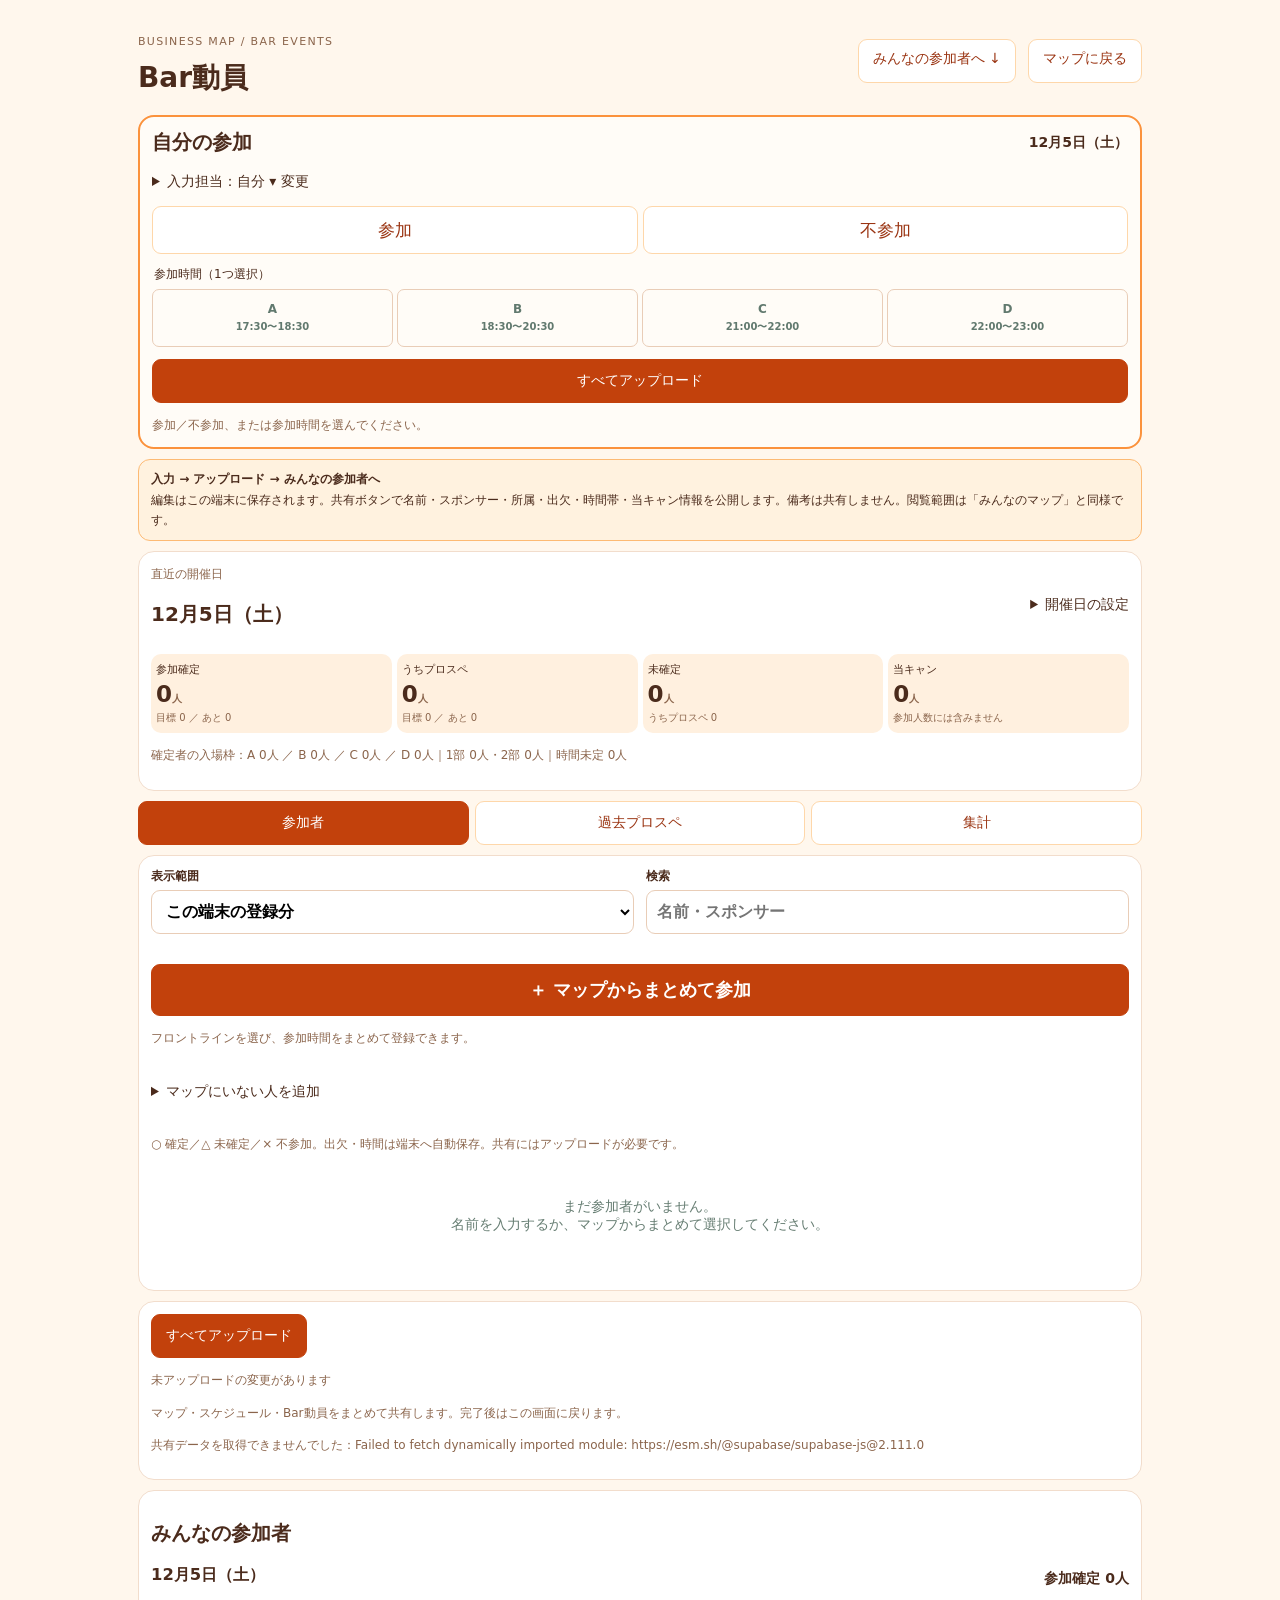
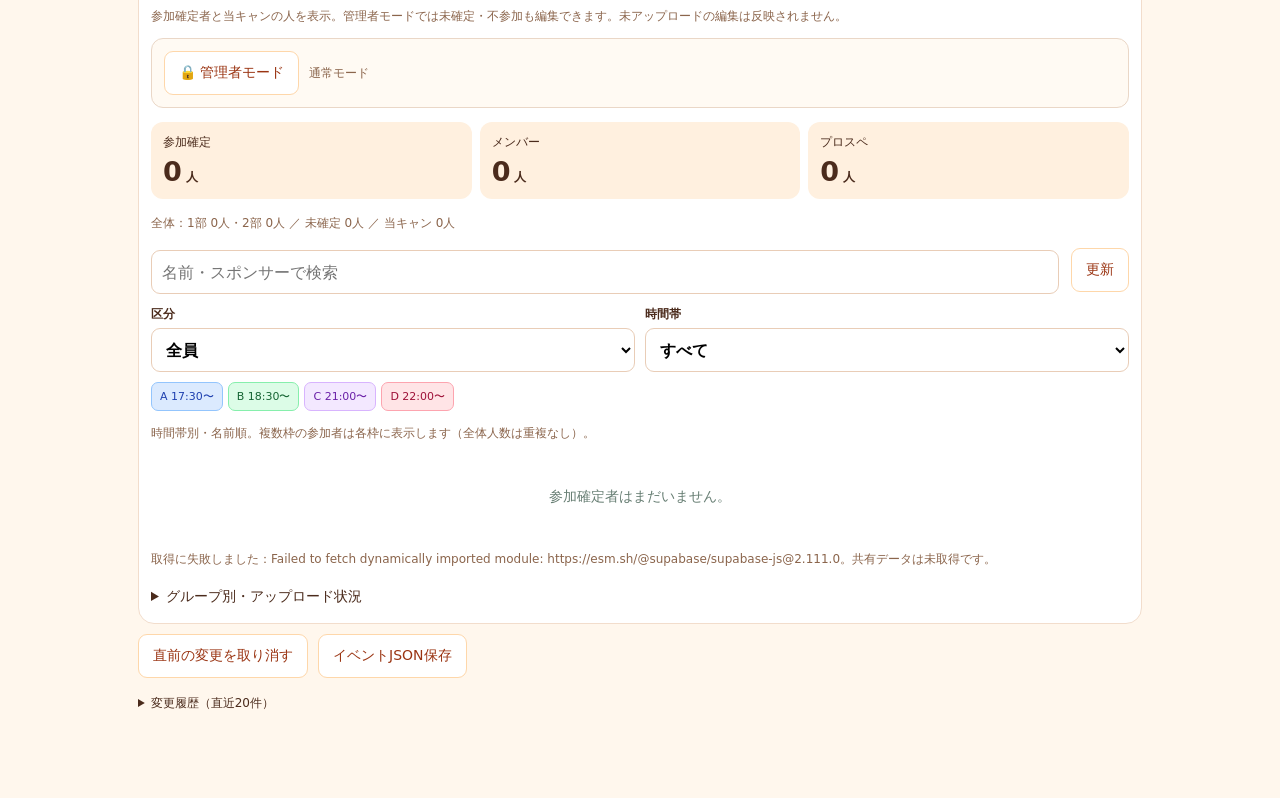
<file: business-map/bar-events/index.html>
<!doctype html><html lang="ja"><head><meta charset="utf-8"><meta name="viewport" content="width=device-width,initial-scale=1"><title>Bar動員｜Business Map</title><link rel="stylesheet" href="style.css?v=1.152"><script src="../supabase-config.js?v=1.80" defer></script><script src="model.js?v=1.152" defer></script><script src="cloud.js?v=1.158" defer></script><script src="app.js?v=1.159" defer></script><script src="attendees.js?v=1.152" defer></script></head>
<body><main>
 <header><div><p class="eyebrow">BUSINESS MAP / BAR EVENTS</p><h1>Bar動員</h1></div><div class="row"><a class="button" href="#communityParticipants">みんなの参加者へ ↓</a><a class="button" href="../index.html">マップに戻る</a></div></header>
 <section class="panel self-panel" id="selfAttendance"><div class="row"><h2 class="grow">自分の参加</h2><strong id="selfDate"></strong></div>
 <details class="panel" id="identityPanel"><summary id="ownerState">入力担当者を設定（閲覧だけなら不要）</summary><div class="identity"><label>自分（担当者）<input id="owner" list="ownerNames" placeholder="初回だけ自分の名前を設定"><datalist id="ownerNames"></datalist></label><button id="remember">この名前で使う</button></div></details>
<div id="selfControls"></div><button id="selfUpload" class="primary">すべてアップロード</button><p class="muted" id="selfSaveState" role="status"></p></section>
 <aside class="notice"><strong>入力 → アップロード → みんなの参加者へ</strong><br>編集はこの端末に保存されます。共有ボタンで名前・スポンサー・所属・出欠・時間帯・当キャン情報を公開します。備考は共有しません。閲覧範囲は「みんなのマップ」と同様です。</aside>
 <section class="panel"><div class="row"><div class="grow"><span class="muted">直近の開催日</span><h2 id="eventDate"></h2></div><details><summary>開催日の設定</summary><button id="newEvent">開催日を登録</button></details></div><div id="totals" class="stats"></div><p id="times" class="muted"></p></section>
 <nav aria-label="表示切り替え"><button data-tab="list" aria-pressed="true">参加者</button><button data-tab="past">過去プロスペ</button><button data-tab="summary">集計</button></nav>
 <section class="panel"><div class="row"><label class="grow">表示範囲<select id="scope"><option value="all">この端末の登録分</option><option value="mine">自分の担当だけ</option></select></label><label class="grow">検索<input id="search" type="search" placeholder="名前・スポンサー"></label></div><div id="actions"><button id="fromMap" class="primary map-main-action">＋ マップからまとめて参加</button><p class="muted">フロントラインを選び、参加時間をまとめて登録できます。</p><details class="manual-add"><summary>マップにいない人を追加</summary><form id="quickAdd" class="row quick-add"><input class="grow" id="quickName" aria-label="追加する名前" placeholder="名前を入力 → Enterで追加" maxlength="80" required><select id="quickKind" aria-label="参加者区分"><option value="prospect">プロスペ</option><option value="member">メンバー</option></select><button class="primary" type="submit">＋追加</button></form><p class="muted" id="quickHint"></p><div class="row"><button id="manual">スポンサーを指定して追加</button></div></details></div><p class="muted">○ 確定／△ 未確定／× 不参加。出欠・時間は端末へ自動保存。共有にはアップロードが必要です。</p><div id="content"></div></section>
 <section class="panel"><button id="uploadBar" class="primary">すべてアップロード</button><p id="uploadState" role="status" class="muted"></p><p class="muted">マップ・スケジュール・Bar動員をまとめて共有します。完了後はこの画面に戻ります。</p><button id="refreshShared" hidden>共有データを更新</button><p id="sharedState" role="status" class="muted">共有データを読み込み中…</p></section>
 <section class="panel" id="communityParticipants" data-integrated="true"><h2>みんなの参加者</h2><div class="view-heading"><h3 id="viewDate">読み込み中</h3><b id="viewCount"></b></div><p class="muted">参加確定者と当キャンの人を表示。管理者モードでは未確定・不参加も編集できます。未アップロードの編集は反映されません。</p><div id="cloudSummary"></div><div class="row"><input class="grow" id="viewSearch" type="search" aria-label="全参加者の名前・スポンサーで検索" placeholder="名前・スポンサーで検索"><button id="viewRefresh">更新</button></div><div class="attendee-filters"><label>区分<select id="viewKind"><option value="all">全員</option><option value="member">メンバー</option><option value="prospect">プロスペ</option></select></label><label>時間帯<select id="viewSlot"><option value="all">すべて</option><option value="A">A 17:30〜18:30</option><option value="B">B 18:30〜20:30</option><option value="C">C 21:00〜22:00</option><option value="D">D 22:00〜23:00</option><option value="unset">時間未定</option></select></label></div><div class="slot-legend" aria-label="時間帯の色"><span class="slot-badge slot-A">A 17:30〜</span><span class="slot-badge slot-B">B 18:30〜</span><span class="slot-badge slot-C">C 21:00〜</span><span class="slot-badge slot-D">D 22:00〜</span></div><p class="muted">時間帯別・名前順。複数枠の参加者は各枠に表示します（全体人数は重複なし）。</p><div id="viewRows"></div><p id="viewStatus" role="status"></p><details><summary>グループ別・アップロード状況</summary><div id="groupSummary"></div><ul id="uploadList"></ul></details></section>
 <footer><button id="undo">直前の変更を取り消す</button><button id="backup">イベントJSON保存</button><details><summary>変更履歴（直近20件）</summary><ol id="history"></ol></details></footer>
 <p id="message" role="status" aria-live="polite"></p>
 <dialog id="dialog"><form id="form"><div class="row"><h2 id="dialogTitle" class="grow"></h2><button type="button" id="close" aria-label="閉じる">✕</button></div><div id="fields"></div><button class="primary" type="submit">保存</button></form></dialog>
</main></body></html>
</file>
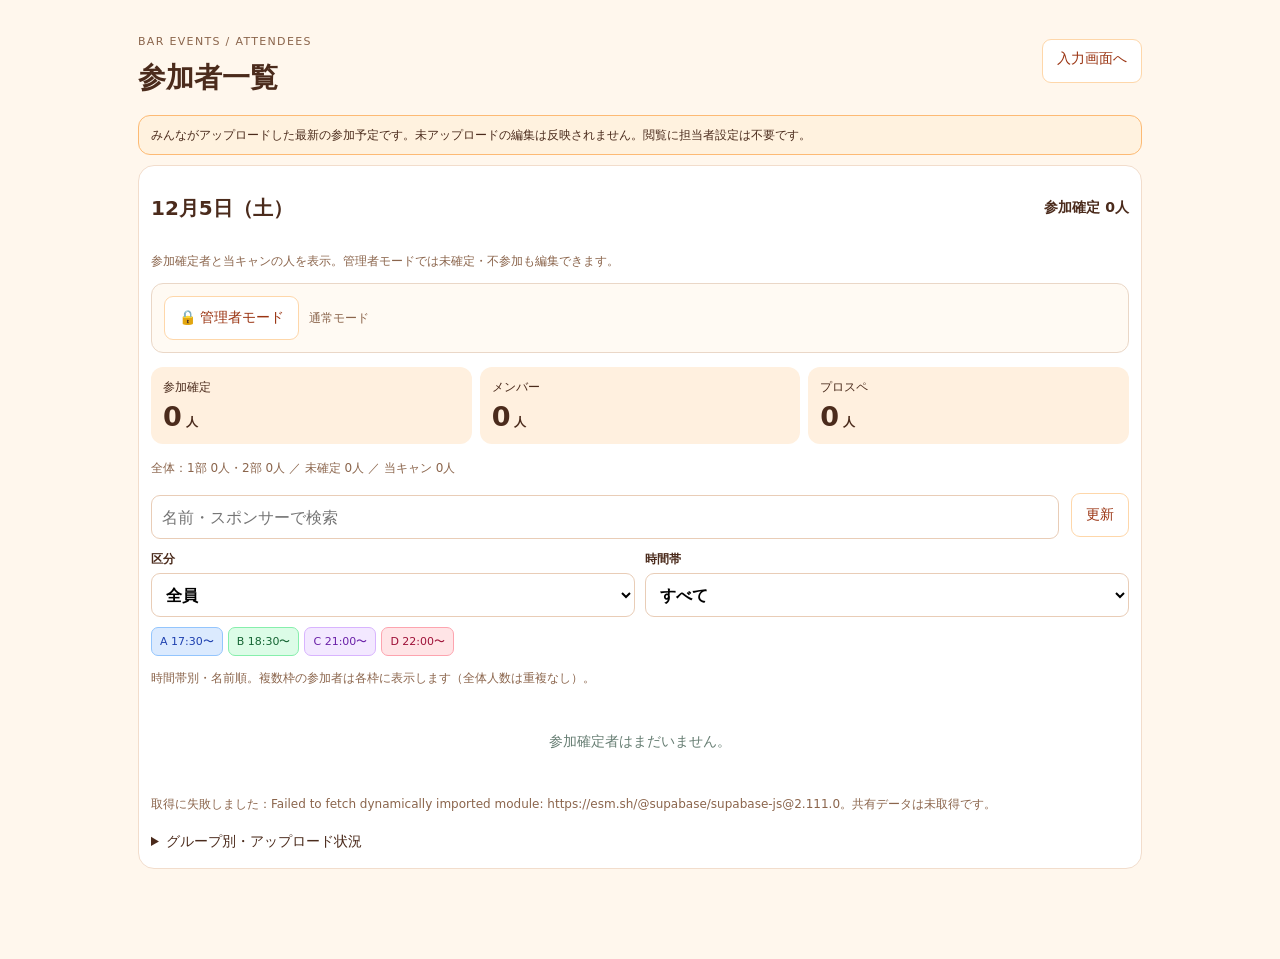
<file: business-map/bar-events/attendees.html>
<!doctype html>
<html lang="ja"><head><meta charset="utf-8"><meta name="viewport" content="width=device-width,initial-scale=1"><title>参加者一覧｜Bar動員</title><link rel="stylesheet" href="style.css?v=1.152"><script src="../supabase-config.js?v=1.80" defer></script><script src="model.js?v=1.152" defer></script><script src="cloud.js?v=1.158" defer></script><script src="attendees.js?v=1.152" defer></script>
</head>
<body><main><header><div><p class="eyebrow">BAR EVENTS / ATTENDEES</p><h1>参加者一覧</h1></div><a class="button" href="index.html">入力画面へ</a></header>
<aside class="notice">みんながアップロードした最新の参加予定です。未アップロードの編集は反映されません。閲覧に担当者設定は不要です。</aside>
<section class="panel"><div class="view-heading"><h2 id="viewDate">読み込み中</h2><b id="viewCount"></b></div><p class="muted">参加確定者と当キャンの人を表示。管理者モードでは未確定・不参加も編集できます。</p><div id="cloudSummary"></div><div class="row"><input class="grow" id="viewSearch" type="search" aria-label="名前・スポンサーで検索" placeholder="名前・スポンサーで検索"><button id="viewRefresh">更新</button></div><div class="attendee-filters"><label>区分<select id="viewKind"><option value="all">全員</option><option value="member">メンバー</option><option value="prospect">プロスペ</option></select></label><label>時間帯<select id="viewSlot"><option value="all">すべて</option><option value="A">A 17:30〜18:30</option><option value="B">B 18:30〜20:30</option><option value="C">C 21:00〜22:00</option><option value="D">D 22:00〜23:00</option><option value="unset">時間未定</option></select></label></div><div class="slot-legend" aria-label="時間帯の色"><span class="slot-badge slot-A">A 17:30〜</span><span class="slot-badge slot-B">B 18:30〜</span><span class="slot-badge slot-C">C 21:00〜</span><span class="slot-badge slot-D">D 22:00〜</span></div><p class="muted">時間帯別・名前順。複数枠の参加者は各枠に表示します（全体人数は重複なし）。</p><div id="viewRows"></div><p id="viewStatus" role="status"></p><details><summary>グループ別・アップロード状況</summary><div id="groupSummary"></div><ul id="uploadList"></ul></details></section></main></body></html>
</file>
<file: business-map/bar-events/style.css>
:root{font-family:system-ui,-apple-system,'Segoe UI',sans-serif;color:#203630;background:#f1f5f3;font-size:14px}*{box-sizing:border-box}body{margin:0}main{max-width:1040px;margin:auto;padding:24px 18px 80px}header,.row{display:flex;align-items:center;gap:12px;flex-wrap:wrap}header{justify-content:space-between;margin-bottom:18px}.eyebrow{font-size:11px;letter-spacing:.12em;color:#648278}h1{font-size:28px;margin:0}h2{font-size:20px}h3{margin:0 0 8px}.panel{background:#fff;border:1px solid #d9e5de;border-radius:16px;padding:18px;margin:14px 0}.notice{background:#fff8e7;border:1px solid #eed9a4;border-radius:12px;padding:14px;line-height:1.7}.muted{color:#667b72;font-size:12px;line-height:1.7}.grow{flex:1;min-width:130px}label{display:block;font-size:12px;font-weight:600}input,select,textarea{display:block;font:inherit;font-size:16px;width:100%;min-height:44px;border:1px solid #cbd9d1;border-radius:9px;background:white;padding:10px;margin-top:5px}textarea{min-height:80px}button,.button{font:inherit;min-height:44px;padding:10px 14px;border:1px solid #c7d8ce;background:white;color:#234f3e;border-radius:9px;cursor:pointer;text-decoration:none}button:hover{background:#eff8f2}button:disabled{opacity:.45;cursor:default}.primary,nav button[aria-pressed=true]{background:#116747;color:white;border-color:#116747}.stats{display:grid;grid-template-columns:repeat(4,1fr);gap:10px;margin-top:18px}.stat{padding:14px;background:#f0f7f3;border-radius:10px;font-size:12px}.stat b{display:block;font-size:26px;margin:6px 0}.stat small{color:#607b6f}nav{display:flex;gap:6px}nav button{flex:1}.identity label{min-width:200px}.identity{display:flex;gap:12px;align-items:end;flex-wrap:wrap}.card{border:1px solid #dbe5df;border-radius:12px;padding:14px;margin-top:12px}.badge{font-size:11px;background:#eaf3ef;color:#21684c;border-radius:20px;padding:3px 8px;margin-left:8px}.status{display:flex;gap:5px;margin-top:12px}.status button{flex:1;padding:8px}.status button[aria-pressed=true]{border:2px solid #177251;background:#e6f7ed;font-weight:700}.checks{display:flex;flex-wrap:wrap;gap:10px;margin:12px 0}.checks label{display:flex;align-items:center;gap:5px;min-height:44px}.checks input{width:20px;min-height:20px;margin:0}.empty{text-align:center;padding:30px 10px;color:#677e73}footer{display:flex;gap:10px;flex-wrap:wrap}footer details{width:100%;font-size:12px}li{margin:8px}dialog{width:min(520px,calc(100% - 24px));max-height:90dvh;border:0;border-radius:16px;padding:20px}dialog::backdrop{background:#102b2580}#fields label{margin-bottom:14px}#message{position:fixed;bottom:12px;left:50%;transform:translateX(-50%);background:#203f33;color:white;padding:10px 18px;border-radius:10px;max-width:90%;z-index:10}#message:empty{display:none}.summary-table{width:100%;border-collapse:collapse;font-size:12px}.summary-table td,.summary-table th{padding:12px 5px;text-align:right;border-bottom:1px solid #e3ebe6}.summary-table td:first-child,.summary-table th:first-child{text-align:left}.table-scroll{overflow:auto}.candidate{display:flex;align-items:center;gap:8px}.candidate input{width:20px;min-height:20px}#actions{margin:14px 0}.warn{color:#a86100}button:focus-visible,input:focus-visible,select:focus-visible{outline:3px solid #71b99a;outline-offset:2px}@media(max-width:600px){main{padding:16px 12px 85px}.panel{padding:14px}.stats{grid-template-columns:repeat(2,1fr)}.stat b{font-size:24px}header .button{font-size:12px}.row{gap:8px}#actions button{flex:1;padding:10px 5px}.summary-table{min-width:480px}}
[hidden]{display:none!important}
.time-chips input{pointer-events:none;left:0;top:0}
.notice{font-size:12px;padding:9px 12px}.panel{margin:10px 0;padding:12px}.identity{padding-top:12px}summary{cursor:pointer;min-height:30px;line-height:30px}.stats{grid-template-columns:repeat(4,minmax(0,1fr));gap:5px;margin-top:10px}.stat{padding:8px 5px;font-size:11px}.stat b{font-size:23px;margin:4px 0}.stat small{font-size:10px}.quick-add{gap:5px;margin-top:10px}.quick-add input{min-width:100px;margin:0}.quick-add select{width:102px;margin:0;font-size:14px}.quick-add button{padding:10px}.compact-card{margin-top:0;border:0;border-bottom:1px solid #e0e9e4;border-radius:0;padding:10px 0}.person-row{display:flex;align-items:center;justify-content:space-between;gap:8px}.person-name{min-width:0;flex:1}.person-name h3{font-size:15px;line-height:1.4;margin:0;overflow-wrap:anywhere}.person-name .muted{font-size:11px}.badge{font-size:10px;margin-left:4px;padding:2px 5px}.compact-card .status{margin:0;gap:3px;flex-shrink:0}.compact-card .status button{width:44px;min-height:44px;font-size:20px;padding:4px}.status button[data-status=yes][aria-pressed=true]{background:#176b4b;color:white}.status button[data-status=no][aria-pressed=true]{background:#fff1f0;color:#ac3830;border-color:#d58883}.time-chips{gap:4px;margin:6px 0 0;flex-wrap:nowrap}.time-chips label{position:relative;flex:1;min-width:0;display:block;margin:0}.time-chips input{position:absolute;opacity:0;width:1px;height:1px;min-height:0}.time-chips span{display:flex;align-items:center;justify-content:center;min-height:44px;padding:5px 2px;border:1px solid #d4e2d9;border-radius:7px;font-size:12px;color:#61796e;white-space:nowrap}.time-chips input:checked+span{background:#e1f3e9;border-color:#25815b;color:#154d37;font-weight:700}.time-chips input:focus-visible+span{outline:3px solid #71b99a}.time-chips .arrival-chip{flex:.7}.entry-more summary{font-size:11px;color:#6b8075;min-height:24px;line-height:24px}.entry-more button{margin-top:8px}#quickHint{margin:4px 0 8px}#actions>.row>button{font-size:12px}.notice strong{font-weight:600}
:root{color:#4b2b1c;background:#fff7ed}button,.button{color:#9a3412;border-color:#fed7aa}button:hover{background:#fff0dd}.primary,nav button[aria-pressed=true]{background:#c2410c;border-color:#c2410c;color:white}.primary:hover{background:#9a3412}.panel,.card{border-color:#f2ddcc}.stat{background:#fff0df}.stat small,.muted,.eyebrow{color:#8b654c}.badge{background:#ffedd5;color:#9a3412}.status button[data-status=yes][aria-pressed=true]{background:#c2410c;border-color:#c2410c;color:white}.status button[data-status=pending][aria-pressed=true]{background:#ffedd5;border-color:#ea580c;color:#9a3412}.time-chips input:checked+span{background:#ffedd5;border-color:#ea580c;color:#9a3412}.time-chips span,input,select,textarea{border-color:#e9cdb7}.compact-card{border-bottom-color:#f2ddcc}.time-chips input:focus-visible+span,button:focus-visible,input:focus-visible,select:focus-visible{outline-color:#fb923c}.notice{background:#fff2df;border-color:#fdba74}#message{background:#9a3412}.summary-table td,.summary-table th{border-bottom-color:#f2ddcc}
.attendee-table{width:100%;border-collapse:collapse;table-layout:fixed}.attendee-table th,.attendee-table td{text-align:left;padding:14px 6px;border-bottom:1px solid #f2ddcc;vertical-align:top;overflow-wrap:anywhere}.attendee-table th{font-size:12px;color:#8b654c}.attendee-table th:nth-child(1){width:32%}.attendee-table th:nth-child(2){width:28%}.attendee-table th:nth-child(3){width:40%}.time-label{display:block;font-size:12px;line-height:1.7}.view-heading{display:flex;justify-content:space-between;align-items:center;gap:10px}.view-heading b{white-space:nowrap}.attendee-table td:first-child{font-weight:600}#viewStatus{font-size:12px;line-height:1.6;color:#8b654c}#communityParticipants{scroll-margin-top:12px}

.self-panel{border:2px solid #fb923c;background:#fffcf7}.self-panel h2{margin:0}.self-panel #identityPanel{border:0;padding:0;background:transparent}.self-status{margin:10px 0}.self-status button{font-size:17px;min-height:48px}.self-status button[aria-pressed=true]{background:#c2410c;color:white;border-color:#c2410c}.self-times{margin:12px 0;padding:0;border:0}.self-times legend{font-size:12px}.self-times span{flex-direction:column;gap:4px;min-height:58px}.self-times small{font-size:10px}.self-times:disabled{opacity:.45}.self-panel #selfUpload{width:100%}.self-panel #selfSaveState{margin-bottom:0}.compact-card .time-chips{flex-wrap:wrap}.compact-card .time-chips label{flex-basis:17%}

.community-stats{display:grid;grid-template-columns:repeat(3,minmax(0,1fr));gap:8px;margin:14px 0}.community-stats>div{border-radius:12px;background:#fff0df;padding:12px}.community-stats span{display:block;font-size:12px}.community-stats strong{display:block;font-size:27px;margin-top:5px}.community-stats small{font-size:12px;margin-left:4px}.attendee-filters{display:grid;grid-template-columns:1fr 1fr;gap:10px;margin-top:12px}.attendee-filters select{min-width:0}.sponsor-group{border:1px solid #ead7c7;border-radius:12px;overflow:hidden;margin:14px 0;background:#fff}.sponsor-group h3{display:flex;justify-content:space-between;align-items:center;gap:12px;background:#fff0df;padding:12px 14px;margin:0;font-size:16px;overflow-wrap:anywhere}.sponsor-group h3 small{display:block;font-size:10px;font-weight:400;margin-bottom:3px;color:#8b654c}.sponsor-count{font-size:12px;white-space:nowrap}.participant-table{width:100%;border-collapse:collapse;table-layout:fixed}.participant-table th{text-align:left;font-size:11px;font-weight:500;color:#8b654c;padding:8px 12px;border-bottom:1px solid #f2ddcc}.participant-table th:first-child{width:46%}.participant-table td{padding:12px;vertical-align:middle;border-bottom:1px solid #f2ddcc;overflow-wrap:anywhere}.participant-table tr:last-child td{border:0}.attendee-name{display:block;font-size:15px;line-height:1.5;margin-bottom:5px}.kind-badge{display:inline-block;border-radius:5px;padding:3px 7px;font-size:11px;white-space:nowrap}.kind-badge.member{background:#edf2f7;color:#334155}.kind-badge.prospect{background:#fce7f3;color:#9d174d}.slot-badge{display:flex;align-items:center;gap:7px;width:fit-content;max-width:100%;padding:6px 8px;border-radius:7px;margin:4px 0;font-size:11px;white-space:nowrap;border:1px solid transparent}.slot-badge b{font-size:12px}.slot-A{background:#dbeafe;color:#1e40af;border-color:#93c5fd}.slot-B{background:#dcfce7;color:#166534;border-color:#86efac}.slot-C{background:#f3e8ff;color:#6b21a8;border-color:#d8b4fe}.slot-D{background:#ffe4e6;color:#9f1239;border-color:#fda4af}.slot-legend{display:flex;flex-wrap:wrap;gap:5px;margin:10px 0}.slot-legend .slot-badge{margin:0}@media(max-width:380px){.participant-table td,.participant-table th{padding:10px 8px}.slot-badge{font-size:10px;padding:6px;gap:4px}.community-stats>div{padding:10px 8px}.view-heading{flex-wrap:wrap}}

.bar-admin-toolbar{display:flex;align-items:center;gap:10px;flex-wrap:wrap;padding:12px;border:1px solid #ead7c7;background:#fffaf3;border-radius:12px;margin:12px 0}.bar-admin-toolbar label{display:flex;align-items:center;gap:8px}.bar-admin-toolbar input{width:20px;margin:0}.admin-entry-actions{display:flex;gap:5px;flex-wrap:wrap;margin-top:6px}.admin-entry-actions button{padding:7px 10px;font-size:12px}#barAdminFields>label{margin:12px 0}#barAdminError{color:#b91c1c}

/* Main batch registration flow */
.map-main-action{width:100%;min-height:52px;font-size:18px;font-weight:700;margin-top:16px}.manual-add{margin:16px 0}.manual-add summary{padding:12px 0;cursor:pointer}.batch-times{padding:14px;border-radius:14px;background:#fff4e5;margin-bottom:16px}.batch-times .time-chips{display:grid;grid-template-columns:repeat(2,minmax(0,1fr));gap:8px}.batch-times small{display:block}.batch-times label{min-width:0}#dialogError{color:#b42318;background:#fff0ed;padding:12px;border-radius:8px}

/* Compact shared attendance, grouped by time */
.time-group{border:1px solid #e2e8f0;border-radius:10px;overflow:hidden;margin:12px 0}.time-group h3{display:flex;align-items:center;justify-content:space-between;gap:8px;margin:0;padding:10px 12px;font-size:14px}.time-group .slot-unset{background:#f1f5f9;color:#475569}.compact-participants td{padding:8px 10px;border-bottom:1px solid #e2e8f0}.attendee-line{display:flex;align-items:baseline;gap:8px;min-width:0}.compact-participants .attendee-name{display:inline;margin:0;font-size:14px;line-height:1.5;min-width:0;font-weight:600;overflow-wrap:anywhere}.attendee-sponsor{font-size:13px;font-weight:400}.attendee-line .kind-badge{flex-shrink:0;font-size:10px;padding:2px 5px}.participant-member{background:#f0f7ff;color:#1e40af}.participant-prospect{background:#fff2f8;color:#9d174d}.compact-participants .kind-badge.member{background:#dbeafe;color:#1e40af}.compact-participants .admin-entry-actions{margin-top:6px}.attendee-line>.warn{font-size:10px;flex-shrink:0}

.cancelled-name,.cancelled-name .attendee-sponsor{text-decoration:line-through;text-decoration-thickness:1.5px;opacity:.65}.cancelled-badge{display:inline-block;flex-shrink:0;border-radius:4px;background:#fee2e2;color:#b91c1c;font-size:10px;font-weight:700;padding:2px 5px;text-decoration:none}
</file>
